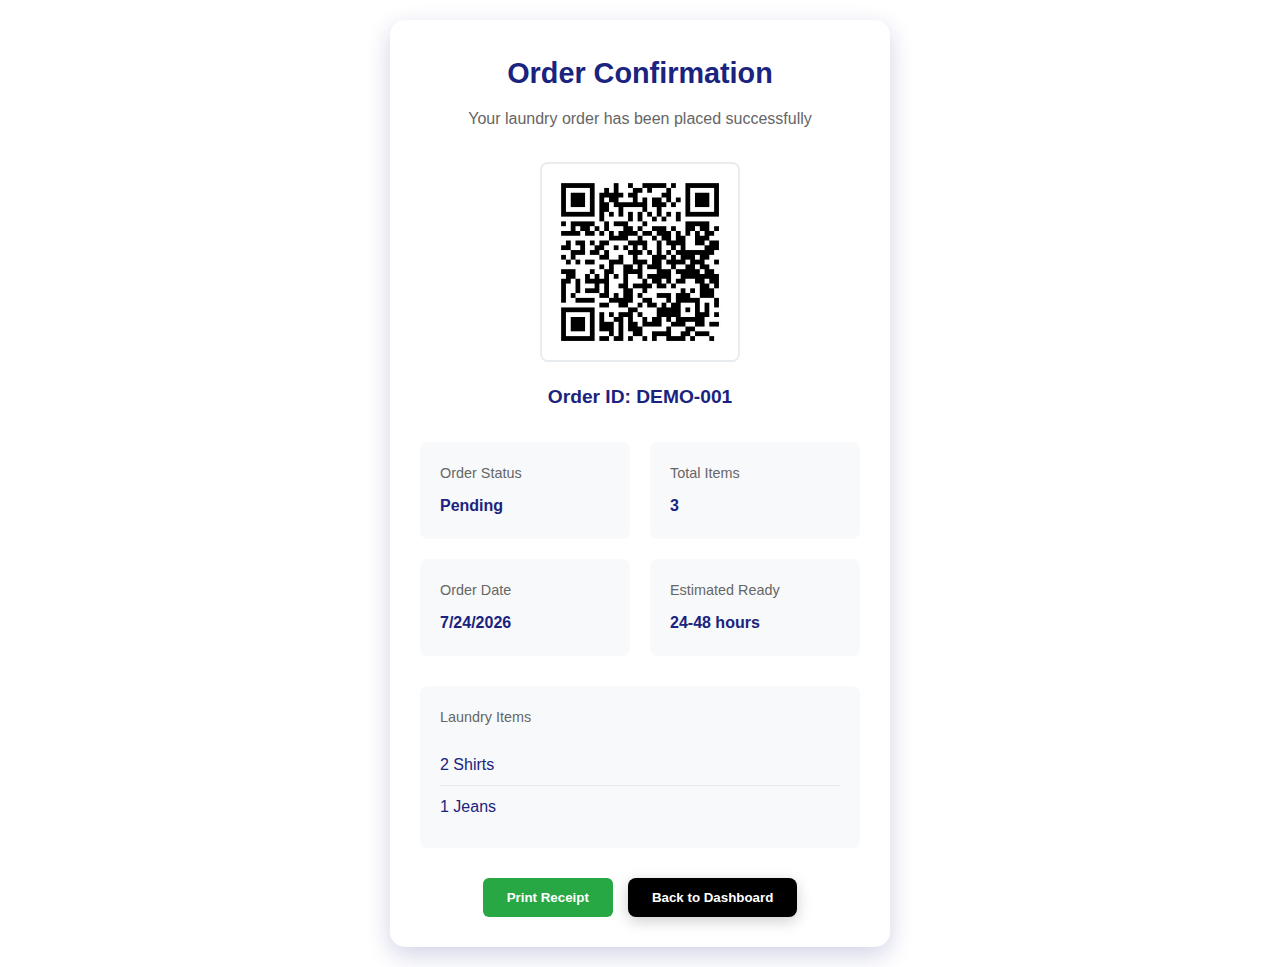
<file: qr-page.html>
<!DOCTYPE html>
<html lang="en">
<head>
    <meta charset="UTF-8">
    <meta name="viewport" content="width=device-width, initial-scale=1.0">
    <title>Order Confirmation - Campus Laundry System</title>
    <link rel="stylesheet" href="styles.css">
    <style>
        body {
            background: white;
            margin: 0;
            padding: 20px;
            font-family: 'Segoe UI', Tahoma, Geneva, Verdana, sans-serif;
            min-height: 100vh;
        }
        
        .qr-container {
            max-width: 500px;
            margin: 0 auto;
            background: white;
            border-radius: 15px;
            padding: 30px;
            box-shadow: 0 8px 25px rgba(26, 35, 126, 0.2);
            animation: fadeInUp 0.8s ease-out;
        }
        
        .qr-header {
            text-align: center;
            margin-bottom: 30px;
        }
        
        .qr-title {
            font-size: 1.8rem;
            font-weight: 600;
            color: #1a237e;
            margin-bottom: 10px;
        }
        
        .qr-subtitle {
            color: #666;
            font-size: 1rem;
        }
        
        .qr-code-section {
            text-align: center;
            margin: 30px 0;
        }
        
        .qr-code-image {
            width: 200px;
            height: 200px;
            border: 2px solid #e9ecef;
            border-radius: 8px;
            margin: 0 auto 20px;
            display: block;
        }
        
        .order-id {
            font-size: 1.2rem;
            font-weight: 600;
            color: #1a237e;
            margin-bottom: 30px;
        }
        
        .order-details {
            display: grid;
            grid-template-columns: 1fr 1fr;
            gap: 20px;
            margin-bottom: 30px;
        }
        
        .detail-section {
            background: #f8f9fa;
            padding: 20px;
            border-radius: 8px;
        }
        
        .detail-label {
            font-size: 0.9rem;
            color: #666;
            margin-bottom: 8px;
            font-weight: 500;
        }
        
        .detail-value {
            font-size: 1rem;
            color: #1a237e;
            font-weight: 600;
        }
        
        .items-list {
            background: #f8f9fa;
            padding: 20px;
            border-radius: 8px;
            margin-bottom: 30px;
        }
        
        .items-label {
            font-size: 0.9rem;
            color: #666;
            margin-bottom: 15px;
            font-weight: 500;
        }
        
        .item-list {
            list-style: none;
            padding: 0;
            margin: 0;
        }
        
        .item-list li {
            padding: 8px 0;
            border-bottom: 1px solid #e9ecef;
            color: #1a237e;
            font-weight: 500;
        }
        
        .item-list li:last-child {
            border-bottom: none;
        }
        
        .action-buttons {
            display: flex;
            gap: 15px;
            justify-content: center;
        }
        
        .btn-print {
            background: #28a745;
            color: white;
            border: none;
            padding: 12px 24px;
            border-radius: 6px;
            font-weight: 600;
            cursor: pointer;
            transition: background-color 0.3s ease;
        }
        
        .btn-print:hover {
            background: #218838;
        }
        
        .btn-back {
            background: #000000;
            color: white;
            border: none;
            padding: 12px 24px;
            border-radius: 8px;
            font-weight: 600;
            cursor: pointer;
            transition: all 0.3s ease;
            box-shadow: 0 4px 15px rgba(0, 0, 0, 0.2);
        }
        
        .btn-back:hover {
            background: #1a1a1a;
            transform: translateY(-2px);
            box-shadow: 0 6px 20px rgba(0, 0, 0, 0.3);
        }
        
        @media (max-width: 600px) {
            .order-details {
                grid-template-columns: 1fr;
            }
            
            .action-buttons {
                flex-direction: column;
            }
            
            .qr-container {
                margin: 10px;
                padding: 20px;
            }
        }
    </style>
</head>
<body>
    <div class="qr-container">
        <div class="qr-header">
            <h1 class="qr-title">Order Confirmation</h1>
            <p class="qr-subtitle">Your laundry order has been placed successfully</p>
        </div>
        
        <div class="qr-code-section">
            <img src="WhatsApp Image 2025-09-14 at 5.41.50 AM.jpeg" alt="QR Code" class="qr-code-image" id="qrCodeImage">
            <div class="order-id" id="orderId">Order ID: Loading...</div>
        </div>
        
        <div class="order-details">
            <div class="detail-section">
                <div class="detail-label">Order Status</div>
                <div class="detail-value" id="orderStatus">Pending</div>
            </div>
            <div class="detail-section">
                <div class="detail-label">Total Items</div>
                <div class="detail-value" id="totalItems">0</div>
            </div>
            <div class="detail-section">
                <div class="detail-label">Order Date</div>
                <div class="detail-value" id="orderDate">Loading...</div>
            </div>
            <div class="detail-section">
                <div class="detail-label">Estimated Ready</div>
                <div class="detail-value" id="estimatedReady">24-48 hours</div>
            </div>
        </div>
        
        <div class="items-list">
            <div class="items-label">Laundry Items</div>
            <ul class="item-list" id="itemsList">
                <li>Loading items...</li>
            </ul>
        </div>
        
        <div class="action-buttons">
            <button class="btn-print" onclick="window.print()">Print Receipt</button>
            <button class="btn-back" onclick="goBack()">Back to Dashboard</button>
        </div>
    </div>

    <script>
        // Get order details from URL parameters or localStorage
        function loadOrderDetails() {
            const urlParams = new URLSearchParams(window.location.search);
            const orderId = urlParams.get('orderId');
            
            if (orderId) {
                // Load order from localStorage
                const orders = JSON.parse(localStorage.getItem('laundry_orders') || '[]');
                const order = orders.find(o => o.id === orderId);
                
                if (order) {
                    document.getElementById('orderId').textContent = `Order ID: ${order.id}`;
                    document.getElementById('orderStatus').textContent = order.status.charAt(0).toUpperCase() + order.status.slice(1);
                    document.getElementById('totalItems').textContent = order.totalItems || Object.values(order.items).reduce((sum, qty) => sum + qty, 0);
                    document.getElementById('orderDate').textContent = new Date(order.createdAt).toLocaleDateString();
                    
                    // Format items list
                    const itemsList = document.getElementById('itemsList');
                    if (typeof order.items === 'object') {
                        itemsList.innerHTML = Object.entries(order.items)
                            .filter(([item, qty]) => qty > 0)
                            .map(([item, qty]) => `<li>${qty} ${item}</li>`)
                            .join('');
                    } else {
                        itemsList.innerHTML = `<li>${order.items}</li>`;
                    }
                }
            } else {
                // Fallback to demo data
                document.getElementById('orderId').textContent = 'Order ID: DEMO-001';
                document.getElementById('orderStatus').textContent = 'Pending';
                document.getElementById('totalItems').textContent = '3';
                document.getElementById('orderDate').textContent = new Date().toLocaleDateString();
                document.getElementById('itemsList').innerHTML = '<li>2 Shirts</li><li>1 Jeans</li>';
            }
        }
        
        function goBack() {
            window.location.href = 'index.html';
        }
        
        // Load order details when page loads
        document.addEventListener('DOMContentLoaded', loadOrderDetails);
    </script>
</body>
</html>
</file>
<file: styles.css>
/* Reset and Base Styles */
* {
    margin: 0;
    padding: 0;
    box-sizing: border-box;
}

body {
    font-family: 'Segoe UI', Tahoma, Geneva, Verdana, sans-serif;
    line-height: 1.6;
    color: #1a237e;
    background: white;
    min-height: 100vh;
}

.container {
    max-width: 1200px;
    margin: 0 auto;
    padding: 20px;
    min-height: 100vh;
}

/* Header */
.header {
    background: linear-gradient(135deg, #000000 0%, #1a237e 100%);
    color: white;
    padding: 25px 30px;
    border-radius: 20px;
    margin-bottom: 40px;
    display: flex;
    justify-content: space-between;
    align-items: center;
    box-shadow: 0 10px 30px rgba(26, 35, 126, 0.2);
    animation: slideInFromTop 0.8s cubic-bezier(0.25, 0.46, 0.45, 0.94);
    backdrop-filter: blur(10px);
}

.header-left {
    display: flex;
    align-items: center;
    gap: 20px;
}

.logo {
    width: 60px;
    height: 60px;
    object-fit: contain;
    animation: logoFloat 3s ease-in-out infinite;
    transition: all 0.4s cubic-bezier(0.25, 0.46, 0.45, 0.94);
    opacity: 0.9;
    filter: brightness(1.2) contrast(1.1);
    mix-blend-mode: screen;
}

.logo:hover {
    transform: scale(1.1);
    animation: logoPulse 1s ease-in-out infinite;
    opacity: 1;
    filter: brightness(1.4) contrast(1.2);
}

.header h1 {
    font-size: 2.2rem;
    font-weight: 700;
    margin: 0;
    background: linear-gradient(45deg, #ffffff, #e3f2fd);
    -webkit-background-clip: text;
    -webkit-text-fill-color: transparent;
    background-clip: text;
    animation: textGlow 2s ease-in-out infinite alternate;
}

.user-info {
    display: flex;
    align-items: center;
    gap: 25px;
}

.user-details {
    display: flex;
    flex-direction: column;
    align-items: flex-end;
    gap: 8px;
}

.user-name {
    font-size: 1.1rem;
    font-weight: 600;
    color: white;
    animation: userInfoSlide 0.6s cubic-bezier(0.25, 0.46, 0.45, 0.94) 0.2s both;
}

.user-role {
    font-size: 0.9rem;
    color: rgba(255, 255, 255, 0.9);
    text-transform: capitalize;
    animation: userInfoSlide 0.6s cubic-bezier(0.25, 0.46, 0.45, 0.94) 0.4s both;
}

.btn-logout {
    background: linear-gradient(135deg, #000000 0%, #1a237e 100%);
    color: white;
    padding: 15px 30px;
    border: 2px solid rgba(255, 255, 255, 0.2);
    border-radius: 30px;
    font-size: 1.1rem;
    font-weight: 600;
    cursor: pointer;
    transition: all 0.4s cubic-bezier(0.25, 0.46, 0.45, 0.94);
    min-width: 120px;
    backdrop-filter: blur(10px);
    animation: buttonSlide 0.6s cubic-bezier(0.25, 0.46, 0.45, 0.94) 0.6s both;
}

.btn-logout:hover {
    background: linear-gradient(135deg, #000000 0%, #283593 100%);
    border-color: rgba(255, 255, 255, 0.4);
    transform: translateY(-3px) scale(1.05);
    box-shadow: 0 8px 25px rgba(26, 35, 126, 0.4);
}

/* Auth Section */
.auth-section {
    max-width: 450px;
    margin: 0 auto 50px auto;
    background: white;
    border-radius: 15px;
    box-shadow: 0 8px 25px rgba(26, 35, 126, 0.2);
    overflow: hidden;
    animation: fadeInUp 0.8s ease-out;
}

.auth-tabs {
    display: flex;
    background: #f8f9fa;
}

.tab-btn {
    flex: 1;
    padding: 15px;
    border: none;
    background: transparent;
    cursor: pointer;
    font-size: 1rem;
    font-weight: 500;
    transition: all 0.3s ease;
}

.tab-btn.active {
    background: white;
    color: #1a237e;
    border-bottom: 3px solid #1a237e;
}

.auth-form {
    padding: 40px;
}

.auth-form h2 {
    text-align: center;
    margin-bottom: 25px;
    color: #333;
    font-size: 1.5rem;
}

/* Form Styles */
.form-group {
    margin-bottom: 25px;
}

.form-group label {
    display: block;
    margin-bottom: 8px;
    font-weight: 600;
    color: #1a237e;
}

.form-group input,
.form-group select,
.form-group textarea {
    width: 100%;
    padding: 15px;
    border: 2px solid #e1e5e9;
    border-radius: 12px;
    font-size: 1rem;
    transition: all 0.4s cubic-bezier(0.25, 0.46, 0.45, 0.94);
    background: rgba(255, 255, 255, 0.8);
    backdrop-filter: blur(10px);
}

.form-group input:focus,
.form-group select:focus,
.form-group textarea:focus {
    outline: none;
    border-color: #1a237e;
    box-shadow: 0 0 0 4px rgba(26, 35, 126, 0.1);
    transform: translateY(-2px);
    background: white;
}

.form-group textarea {
    resize: vertical;
    min-height: 80px;
}

/* Buttons */
.btn {
    padding: 15px 30px;
    border: none;
    border-radius: 12px;
    font-size: 1rem;
    font-weight: 600;
    cursor: pointer;
    transition: all 0.4s cubic-bezier(0.25, 0.46, 0.45, 0.94);
    text-decoration: none;
    display: inline-block;
    text-align: center;
    position: relative;
    overflow: hidden;
    backdrop-filter: blur(10px);
}

.btn::before {
    content: '';
    position: absolute;
    top: 0;
    left: -100%;
    width: 100%;
    height: 100%;
    background: linear-gradient(90deg, transparent, rgba(255, 255, 255, 0.2), transparent);
    transition: left 0.5s;
}

.btn:hover::before {
    left: 100%;
}

.btn-primary {
    background: linear-gradient(135deg, #000000 0%, #1a237e 100%);
    color: white;
    width: 100%;
    transition: all 0.4s cubic-bezier(0.25, 0.46, 0.45, 0.94);
    animation: bounceIn 0.6s cubic-bezier(0.25, 0.46, 0.45, 0.94);
}

.btn-primary:hover {
    transform: translateY(-3px) scale(1.02);
    box-shadow: 0 10px 25px rgba(26, 35, 126, 0.4);
    background: linear-gradient(135deg, #000000 0%, #283593 100%);
}

.btn-secondary {
    background: linear-gradient(135deg, #000000 0%, #1a237e 100%);
    color: white;
    transition: all 0.4s cubic-bezier(0.25, 0.46, 0.45, 0.94);
}

.btn-secondary:hover {
    background: linear-gradient(135deg, #000000 0%, #283593 100%);
    transform: translateY(-2px) scale(1.02);
    box-shadow: 0 8px 20px rgba(26, 35, 126, 0.3);
}

.btn-success {
    background: #28a745;
    color: white;
}

.btn-success:hover {
    background: #218838;
}

.btn-warning {
    background: #ffc107;
    color: #212529;
}

.btn-warning:hover {
    background: #e0a800;
}

.btn-danger {
    background: #dc3545;
    color: white;
}

.btn-danger:hover {
    background: #c82333;
}

/* Dashboard */
.dashboard {
    display: grid;
    gap: 40px;
    animation: fadeInUp 0.8s ease-out;
    margin-bottom: 50px;
}

.dashboard h2 {
    color: #1a237e;
    margin-bottom: 35px;
    font-size: 2rem;
    font-weight: 700;
    text-align: center;
    animation: slideDown 0.6s ease-out;
}

/* Cards */
.card {
    background: white;
    border-radius: 20px;
    padding: 35px;
    box-shadow: 0 10px 30px rgba(26, 35, 126, 0.08);
    border: 1px solid rgba(26, 35, 126, 0.1);
    transition: all 0.4s cubic-bezier(0.25, 0.46, 0.45, 0.94);
    animation: fadeInUp 0.8s cubic-bezier(0.25, 0.46, 0.45, 0.94);
    margin-bottom: 20px;
    backdrop-filter: blur(10px);
    position: relative;
    overflow: hidden;
}

.card::before {
    content: '';
    position: absolute;
    top: 0;
    left: -100%;
    width: 100%;
    height: 100%;
    background: linear-gradient(90deg, transparent, rgba(26, 35, 126, 0.05), transparent);
    transition: left 0.6s;
}

.card:hover::before {
    left: 100%;
}

.card:hover {
    transform: translateY(-5px) scale(1.02);
    box-shadow: 0 20px 40px rgba(26, 35, 126, 0.15);
    animation: cardFloat 2s ease-in-out infinite;
}

.card h3 {
    color: #1a237e;
    margin-bottom: 25px;
    font-size: 1.5rem;
    border-bottom: 2px solid rgba(26, 35, 126, 0.1);
    padding-bottom: 15px;
    font-weight: 600;
}

/* Status Messages */
.status-message {
    padding: 15px;
    border-radius: 8px;
    text-align: center;
    font-weight: 500;
}

.status-pending {
    background: #fff3cd;
    color: #856404;
    border: 1px solid #ffeaa7;
}

.status-confirmed {
    background: #d4edda;
    color: #155724;
    border: 1px solid #c3e6cb;
}

.status-ready {
    background: #cce5ff;
    color: #004085;
    border: 1px solid #b3d7ff;
}

.status-delivered {
    background: #d1ecf1;
    color: #0c5460;
    border: 1px solid #bee5eb;
}

/* Order Items */
.order-item {
    background: #f8f9fa;
    border: 1px solid #e9ecef;
    border-radius: 12px;
    padding: 15px;
    margin-bottom: 15px;
    transition: all 0.3s ease;
    animation: fadeInUp 0.5s ease-out;
}

.order-item:hover {
    box-shadow: 0 4px 15px rgba(26, 35, 126, 0.1);
    transform: translateY(-2px);
    border-color: rgba(26, 35, 126, 0.2);
}

.order-header {
    display: flex;
    justify-content: space-between;
    align-items: center;
    margin-bottom: 10px;
}

.order-id {
    font-weight: 600;
    color: #1a237e;
}

.order-date {
    color: #6c757d;
    font-size: 0.9rem;
}

.order-details {
    margin-bottom: 10px;
}

.order-actions {
    display: flex;
    gap: 10px;
    flex-wrap: wrap;
}

/* QR Code */
.qr-code {
    text-align: center;
    padding: 25px;
    background: #f8f9fa;
    border-radius: 12px;
    margin: 20px 0;
    animation: fadeInUp 0.6s ease-out;
    border: 1px solid rgba(26, 35, 126, 0.1);
}

.qr-code canvas {
    border: 2px solid rgba(26, 35, 126, 0.2);
    border-radius: 12px;
    box-shadow: 0 4px 15px rgba(26, 35, 126, 0.1);
    transition: all 0.3s ease;
}

.qr-code canvas:hover {
    transform: scale(1.02);
    box-shadow: 0 6px 20px rgba(26, 35, 126, 0.15);
}

/* QR Scanner */
.qr-scanner {
    display: flex;
    gap: 10px;
    align-items: center;
}

.qr-scanner input {
    flex: 1;
}

/* Notifications */
.notifications {
    position: fixed;
    top: 20px;
    right: 20px;
    z-index: 1000;
}

.notification {
    background: white;
    border-left: 4px solid #1a237e;
    padding: 15px 20px;
    margin-bottom: 10px;
    border-radius: 0 12px 12px 0;
    box-shadow: 0 4px 15px rgba(26, 35, 126, 0.2);
    max-width: 300px;
    animation: slideIn 0.4s ease;
    transition: all 0.3s ease;
}

.notification:hover {
    transform: translateX(-5px);
    box-shadow: 0 6px 20px rgba(26, 35, 126, 0.25);
}

.notification.error {
    border-left-color: #dc3545;
}

.notification.warning {
    border-left-color: #ffc107;
}

@keyframes slideIn {
    from {
        transform: translateX(100%);
        opacity: 0;
    }
    to {
        transform: translateX(0);
        opacity: 1;
    }
}

/* Responsive Design */
@media (max-width: 768px) {
    .container {
        padding: 15px;
    }
    
    .header {
        flex-direction: column;
        gap: 20px;
        text-align: center;
        padding: 20px;
    }
    
    .header-left {
        flex-direction: column;
        gap: 10px;
    }
    
    .logo {
        width: 50px;
        height: 50px;
    }
    
    .header h1 {
        font-size: 1.6rem;
    }
    
    .user-info {
        flex-direction: column;
        gap: 15px;
        align-items: center;
    }
    
    .user-details {
        align-items: center;
    }
    
    .dashboard {
        grid-template-columns: 1fr;
    }
    
    .order-header {
        flex-direction: column;
        align-items: flex-start;
        gap: 5px;
    }
    
    .order-actions {
        width: 100%;
    }
    
    .order-actions .btn {
        flex: 1;
        min-width: 120px;
    }
    
    .qr-scanner {
        flex-direction: column;
    }
    
    .notifications {
        left: 10px;
        right: 10px;
        top: 10px;
    }
    
    .notification {
        max-width: none;
    }
}

@media (min-width: 769px) {
    .dashboard {
        grid-template-columns: repeat(auto-fit, minmax(400px, 1fr));
    }
}

/* Loading States */
.loading {
    opacity: 0.6;
    pointer-events: none;
}

.loading::after {
    content: '';
    position: absolute;
    top: 50%;
    left: 50%;
    width: 20px;
    height: 20px;
    margin: -10px 0 0 -10px;
    border: 2px solid #f3f3f3;
    border-top: 2px solid #667eea;
    border-radius: 50%;
    animation: spin 1s linear infinite;
}

@keyframes spin {
    0% { transform: rotate(0deg); }
    100% { transform: rotate(360deg); }
}

/* Apple-like Animations */
@keyframes slideInFromTop {
    from {
        transform: translateY(-100px);
        opacity: 0;
    }
    to {
        transform: translateY(0);
        opacity: 1;
    }
}

@keyframes slideDown {
    from {
        transform: translateY(-50px);
        opacity: 0;
    }
    to {
        transform: translateY(0);
        opacity: 1;
    }
}

@keyframes fadeInUp {
    from {
        transform: translateY(40px);
        opacity: 0;
    }
    to {
        transform: translateY(0);
        opacity: 1;
    }
}

@keyframes logoFloat {
    0%, 100% {
        transform: translateY(0px);
    }
    50% {
        transform: translateY(-5px);
    }
}

@keyframes logoPulse {
    0%, 100% {
        transform: scale(1);
    }
    50% {
        transform: scale(1.1);
    }
}

@keyframes textGlow {
    from {
        text-shadow: 0 0 10px rgba(255, 255, 255, 0.3);
    }
    to {
        text-shadow: 0 0 20px rgba(255, 255, 255, 0.6);
    }
}

@keyframes userInfoSlide {
    from {
        transform: translateX(50px);
        opacity: 0;
    }
    to {
        transform: translateX(0);
        opacity: 1;
    }
}

@keyframes buttonSlide {
    from {
        transform: translateX(50px);
        opacity: 0;
    }
    to {
        transform: translateX(0);
        opacity: 1;
    }
}

@keyframes pulse {
    0% {
        transform: scale(1);
    }
    50% {
        transform: scale(1.05);
    }
    100% {
        transform: scale(1);
    }
}

@keyframes cardFloat {
    0%, 100% {
        transform: translateY(0px);
    }
    50% {
        transform: translateY(-3px);
    }
}

@keyframes shimmer {
    0% {
        background-position: -200% 0;
    }
    100% {
        background-position: 200% 0;
    }
}

@keyframes bounceIn {
    0% {
        transform: scale(0.3);
        opacity: 0;
    }
    50% {
        transform: scale(1.05);
    }
    70% {
        transform: scale(0.9);
    }
    100% {
        transform: scale(1);
        opacity: 1;
    }
}

/* Empty States */
.empty-state {
    text-align: center;
    padding: 40px 20px;
    color: #6c757d;
}

.empty-state p {
    font-size: 1.1rem;
    margin-bottom: 20px;
}

/* Laundry Items Selection */
.laundry-items-section {
    margin-bottom: 30px;
    animation: fadeInUp 0.6s ease-out;
}

.laundry-items-section h4 {
    color: #1a237e;
    margin-bottom: 20px;
    font-size: 1.2rem;
    border-bottom: 2px solid rgba(26, 35, 126, 0.1);
    padding-bottom: 10px;
    font-weight: 600;
}

/* Table Layout */
.laundry-table {
    background: white;
    border-radius: 12px;
    overflow: hidden;
    box-shadow: 0 4px 15px rgba(26, 35, 126, 0.1);
    border: 1px solid rgba(26, 35, 126, 0.1);
    transition: all 0.3s ease;
}

.laundry-table:hover {
    box-shadow: 0 6px 20px rgba(26, 35, 126, 0.15);
}

.table-header {
    display: flex;
    background: linear-gradient(135deg, #f8f9fa 0%, #e9ecef 100%);
    border-bottom: 2px solid rgba(26, 35, 126, 0.1);
    font-weight: 600;
    color: #1a237e;
}

.header-item {
    flex: 1;
    padding: 15px;
    text-align: left;
}

.header-quantity {
    width: 200px;
    padding: 15px;
    text-align: center;
}

.table-body {
    max-height: 400px;
    overflow-y: auto;
}

.table-row {
    display: flex;
    border-bottom: 1px solid #e9ecef;
    transition: background-color 0.2s ease;
}

.table-row:hover {
    background-color: #f8f9fa;
}

.table-row:last-child {
    border-bottom: none;
}

.item-name {
    flex: 1;
    padding: 15px;
    color: #1a237e;
    font-weight: 500;
    display: flex;
    align-items: center;
}

.quantity-controls {
    width: 200px;
    padding: 15px;
    display: flex;
    align-items: center;
    justify-content: center;
    gap: 8px;
}

.quantity-btn {
    width: 32px;
    height: 32px;
    border: 2px solid #1a237e;
    background: linear-gradient(135deg, #000000 0%, #1a237e 100%);
    color: white;
    border-radius: 6px;
    display: flex;
    align-items: center;
    justify-content: center;
    cursor: pointer;
    font-weight: bold;
    font-size: 16px;
    transition: all 0.3s ease;
}

.quantity-btn:hover {
    background: linear-gradient(135deg, #000000 0%, #283593 100%);
    border-color: #283593;
    transform: scale(1.05);
}

.quantity-btn:disabled {
    opacity: 0.5;
    cursor: not-allowed;
    background: #e9ecef;
    border-color: #e9ecef;
    color: #6c757d;
}

.quantity-display {
    width: 50px;
    text-align: center;
    font-weight: 600;
    font-size: 16px;
    color: #1a237e;
    background: white;
    border: 1px solid rgba(26, 35, 126, 0.2);
    border-radius: 6px;
    padding: 8px;
    transition: all 0.3s ease;
}

.quantity-display:hover {
    border-color: #1a237e;
    box-shadow: 0 2px 8px rgba(26, 35, 126, 0.1);
}

.table-footer {
    display: flex;
    background: linear-gradient(135deg, #f8f9fa 0%, #e9ecef 100%);
    border-top: 2px solid rgba(26, 35, 126, 0.1);
    font-weight: 600;
    color: #1a237e;
}

.footer-label {
    flex: 1;
    padding: 15px;
    text-align: left;
}

.footer-total {
    width: 200px;
    padding: 15px;
    text-align: center;
    background: white;
    border: 1px solid rgba(26, 35, 126, 0.2);
    border-radius: 8px;
    margin: 8px;
    font-size: 18px;
    font-weight: 700;
    color: #1a237e;
    transition: all 0.3s ease;
}

.footer-total:hover {
    border-color: #1a237e;
    box-shadow: 0 2px 8px rgba(26, 35, 126, 0.1);
}

.order-actions {
    display: flex;
    gap: 10px;
    justify-content: flex-end;
    margin-top: 20px;
}

.order-actions .btn {
    min-width: 120px;
}

/* Responsive adjustments for laundry items */
@media (max-width: 768px) {
    .laundry-items-grid {
        grid-template-columns: 1fr;
    }
    
    .laundry-item {
        padding: 10px;
    }
    
    .item-name {
        font-size: 0.9rem;
    }
    
    .quantity-btn {
        width: 28px;
        height: 28px;
        font-size: 14px;
    }
    
    .quantity-display {
        min-width: 35px;
        font-size: 14px;
        padding: 4px 6px;
    }
    
    .order-actions {
        flex-direction: column;
    }
    
    .order-actions .btn {
        width: 100%;
    }
}

/* Additional Animations */
@keyframes bounce {
    0%, 20%, 50%, 80%, 100% {
        transform: translateY(0);
    }
    40% {
        transform: translateY(-10px);
    }
    60% {
        transform: translateY(-5px);
    }
}

@keyframes glow {
    0% {
        box-shadow: 0 0 5px rgba(26, 35, 126, 0.2);
    }
    50% {
        box-shadow: 0 0 20px rgba(26, 35, 126, 0.4);
    }
    100% {
        box-shadow: 0 0 5px rgba(26, 35, 126, 0.2);
    }
}

/* Enhanced Button Animations */
.btn {
    position: relative;
    overflow: hidden;
}

.btn::before {
    content: '';
    position: absolute;
    top: 0;
    left: -100%;
    width: 100%;
    height: 100%;
    background: linear-gradient(90deg, transparent, rgba(255, 255, 255, 0.2), transparent);
    transition: left 0.5s;
}

.btn:hover::before {
    left: 100%;
}

/* Utility Classes */
.text-center { text-align: center; }
.text-right { text-align: right; }
.mb-0 { margin-bottom: 0; }
.mb-1 { margin-bottom: 10px; }
.mb-2 { margin-bottom: 20px; }
.mt-1 { margin-top: 10px; }
.mt-2 { margin-top: 20px; }
.hidden { display: none !important; }

/* Loading Animation Enhancement */
.loading::after {
    border-top: 2px solid #1a237e;
}

/* Enhanced Form Focus States */
.form-group input:focus,
.form-group select:focus,
.form-group textarea:focus {
    animation: glow 2s infinite;
}
</file>
